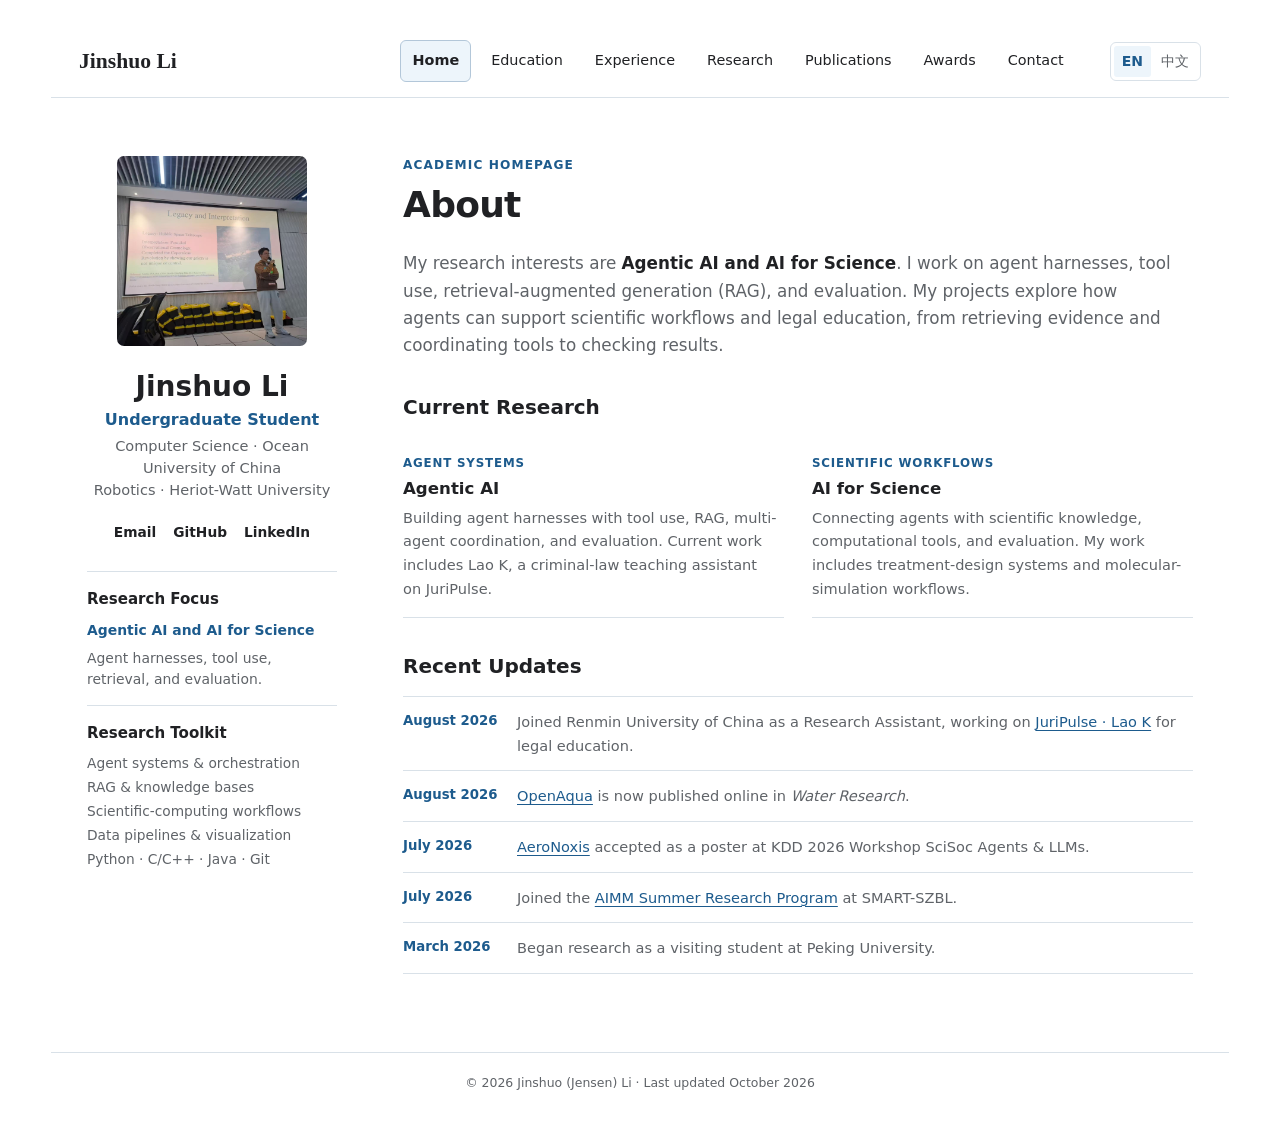
<file: index.html>
<!DOCTYPE html>
<html lang="en">
<head>
    <meta charset="UTF-8">
    <meta name="viewport" content="width=device-width, initial-scale=1.0">
    <meta name="description" content="Jinshuo (Jensen) Li works on Agentic AI and AI for Science, focusing on agent harnesses, tool use, RAG, and evaluation for scientific workflows and legal education.">
    <meta name="theme-color" content="#ffffff">
    <link rel="canonical" href="https://jinshuoli-jensen.github.io/JinshuoLi-Jensen/">
    <meta property="og:type" content="website">
    <meta property="og:title" content="Jinshuo Li | Agentic AI and AI for Science">
    <meta property="og:description" content="Jinshuo (Jensen) Li works on Agentic AI and AI for Science, focusing on agent harnesses, tool use, RAG, and evaluation for scientific workflows and legal education.">
    <meta property="og:url" content="https://jinshuoli-jensen.github.io/JinshuoLi-Jensen/">
    <meta property="og:image" content="https://jinshuoli-jensen.github.io/JinshuoLi-Jensen/img/og.png">
    <meta property="og:image:width" content="1536">
    <meta property="og:image:height" content="1024">
    <meta property="og:image:alt" content="Jinshuo Li — Harness Engineering for AI Co-Scientists">
    <meta name="twitter:card" content="summary_large_image">
    <title>Jinshuo Li | Academic Homepage</title>
    <link rel="stylesheet" href="site.css?v=20260908-mobile">
</head>
<body
    class="theme-research-first"
    data-asset-prefix=""
    data-footer-copy="© 2026 Jinshuo (Jensen) Li · Last updated October 2026"
>
    <div id="app"></div>
    <noscript>Please enable JavaScript to view this homepage. 请开启 JavaScript 以浏览主页。</noscript>
    <script src="site.js?v=20261026-yi-isaac-yang"></script>
</body>
</html>
</file>
<file: site.css>
:root {
    --page: #f5f5f4;
    --surface: #ffffff;
    --ink: #252525;
    --muted: #6a6a67;
    --accent: #9b6b42;
    --accent-strong: #754a29;
    --accent-soft: #f6efe7;
    --panel: #f7f7f5;
    --line: #deded9;
    --frame: transparent;
    --shadow: none;
    --serif: Georgia, "Times New Roman", serif;
    --sans: Inter, "Source Sans 3", system-ui, -apple-system, BlinkMacSystemFont, "Segoe UI", sans-serif;
}

*, *::before, *::after { box-sizing: border-box; }

html { min-width: 320px; -webkit-text-size-adjust: 100%; text-size-adjust: 100%; }

body {
    min-height: 100vh;
    margin: 0;
    background: var(--page);
    color: var(--ink);
    font-family: var(--sans);
    font-size: 16px;
    line-height: 1.62;
    -webkit-font-smoothing: antialiased;
}

a {
    color: var(--accent-strong);
    text-decoration-thickness: 1px;
    text-underline-offset: 3px;
}

a:hover { color: var(--ink); }
img { display: block; max-width: 100%; }
h1, h2, h3, p { margin-top: 0; }
h1, h2, h3 { text-wrap: balance; }
p { text-wrap: pretty; }
button, a { -webkit-tap-highlight-color: transparent; }
:focus-visible { outline: 3px solid color-mix(in srgb, var(--accent) 35%, transparent); outline-offset: 3px; }
[hidden] { display: none !important; }

.site-shell {
    width: min(1320px, calc(100% - 48px));
    min-height: calc(100vh - 48px);
    margin: 24px auto;
    overflow: clip;
    border: 1px solid var(--frame);
    border-radius: 12px;
    background: var(--surface);
    box-shadow: var(--shadow);
}

.site-nav {
    position: sticky;
    top: 0;
    z-index: 20;
    border-bottom: 1px solid var(--line);
    background: color-mix(in srgb, var(--surface) 96%, transparent);
    backdrop-filter: blur(12px);
}

.nav-inner {
    width: min(1160px, calc(100% - 56px));
    min-height: 72px;
    margin: 0 auto;
    display: flex;
    align-items: center;
    gap: 34px;
}

.brand {
    flex: 0 0 auto;
    color: var(--ink);
    font-family: var(--serif);
    font-size: 1.35rem;
    font-weight: 700;
    text-decoration: none;
}

.nav-links {
    display: flex;
    flex: 1 1 auto;
    min-width: 0;
    align-items: center;
    justify-content: flex-end;
    gap: 8px;
    overflow-x: auto;
    overscroll-behavior-x: contain;
    white-space: nowrap;
    scrollbar-width: thin;
}

.nav-link {
    flex: 0 0 auto;
    padding: 8px 11px;
    border: 1px solid transparent;
    border-radius: 6px;
    color: var(--ink);
    font-size: 0.9rem;
    font-weight: 500;
    text-decoration: none;
}

.nav-link:hover {
    border-color: var(--line);
    color: var(--accent-strong);
}

.nav-link[aria-current="page"] {
    border-color: color-mix(in srgb, var(--accent) 22%, var(--line));
    background: var(--accent-soft);
    color: var(--ink);
    font-weight: 650;
}

.language-switch {
    display: flex;
    flex: 0 0 auto;
    gap: 2px;
    padding: 3px;
    border: 1px solid var(--line);
    border-radius: 6px;
}

.language-switch button {
    padding: 5px 8px;
    border: 0;
    border-radius: 3px;
    background: transparent;
    color: var(--muted);
    font: inherit;
    font-size: 0.875rem;
    line-height: 1.5;
    cursor: pointer;
    white-space: nowrap;
}

.language-switch button[aria-pressed="true"] {
    background: var(--accent-soft);
    color: var(--accent-strong);
    font-weight: 650;
}

html:lang(zh-CN) {
    --sans: "PingFang SC", "Microsoft YaHei", "Noto Sans CJK SC", system-ui, sans-serif;
}

html:lang(zh-CN) .home-intro,
html:lang(zh-CN) .lead,
html:lang(zh-CN) .experience-detail,
html:lang(zh-CN) .research-card p,
html:lang(zh-CN) .publication-card p { line-height: 1.85; }

html:lang(zh-CN) .eyebrow,
html:lang(zh-CN) .card-domain,
html:lang(zh-CN) .quick-label { letter-spacing: 0.025em; }

.publication-card h3 { overflow-wrap: anywhere; text-wrap: pretty; }
.paper-authors { line-height: 1.6; }
.paper-authors strong { color: var(--ink); }
.paper-links a { font-weight: 650; }

.profile-layout {
    width: min(1160px, calc(100% - 72px));
    margin: 0 auto;
    padding: 58px 0 78px;
    display: grid;
    grid-template-columns: 300px minmax(0, 1fr);
    gap: 76px;
    align-items: start;
}

.profile-column {
    min-width: 0;
    position: sticky;
    top: 104px;
    align-self: start;
}

.portrait {
    width: 214px;
    aspect-ratio: 1;
    margin: 0 auto 25px;
    border: 5px solid var(--surface);
    border-radius: 50%;
    object-fit: cover;
    box-shadow: 0 8px 24px rgba(34, 34, 34, 0.12);
}

.profile-name {
    margin-bottom: 5px;
    font-family: var(--serif);
    font-size: clamp(1.9rem, 3vw, 2.1rem);
    line-height: 1.12;
    text-align: center;
}

.profile-role {
    margin-bottom: 2px;
    color: var(--accent-strong);
    font-weight: 650;
    text-align: center;
}

.profile-school {
    margin-bottom: 20px;
    color: var(--muted);
    font-size: 0.91rem;
    line-height: 1.5;
    text-align: center;
}

.profile-links {
    display: flex;
    justify-content: center;
    gap: 17px;
    margin-bottom: 28px;
    flex-wrap: wrap;
}

.profile-links a {
    color: var(--ink);
    font-size: 0.86rem;
    font-weight: 650;
    text-decoration: none;
}

.profile-links a:hover { color: var(--accent-strong); text-decoration: underline; }

.profile-panels { display: grid; gap: 13px; }

.profile-panel {
    padding: 17px 18px;
    border: 1px solid var(--line);
    border-radius: 7px;
    background: var(--panel);
}

.profile-panel h2 {
    margin-bottom: 9px;
    font-family: var(--sans);
    font-size: 0.94rem;
    font-weight: 750;
}

.profile-panel p {
    margin-bottom: 7px;
    color: var(--muted);
    font-size: 0.87rem;
    line-height: 1.5;
}

.profile-panel p:last-child { margin-bottom: 0; }
.focus-name { color: var(--accent-strong) !important; font-weight: 650; }
.compact-list { display: grid; gap: 4px; color: var(--muted); font-size: 0.86rem; line-height: 1.45; }

.main-column {
    min-width: 0;
    min-height: 630px;
}

.page-panel { animation: panel-in 180ms ease-out; }

@keyframes panel-in {
    from { opacity: 0; transform: translateY(4px); }
    to { opacity: 1; transform: translateY(0); }
}

.eyebrow {
    margin-bottom: 8px;
    color: var(--accent-strong);
    font-size: 0.76rem;
    font-weight: 750;
    letter-spacing: 0.09em;
    text-transform: uppercase;
}

.page-title {
    margin-bottom: 25px;
    font-family: var(--serif);
    font-size: clamp(1.85rem, 4vw, 2.45rem);
    line-height: 1.16;
}

.page-title::after {
    content: "";
    display: block;
    width: 70px;
    height: 2px;
    margin-top: 11px;
    background: var(--accent);
}

.lead {
    max-width: 760px;
    margin-bottom: 28px;
    color: var(--muted);
    font-size: 1.06rem;
}

.subheading {
    margin: 36px 0 17px;
    font-family: var(--serif);
    font-size: 1.4rem;
    line-height: 1.25;
}

.subheading:first-child { margin-top: 0; }

.coursework-table {
    width: 100%;
    border-collapse: collapse;
    font-size: 0.95rem;
    line-height: 1.6;
}

.coursework-table th,
.coursework-table td {
    padding: 13px 0;
    border-bottom: 1px solid var(--line);
    text-align: left;
    vertical-align: top;
}

.coursework-table thead th {
    color: var(--muted);
    font-size: 0.875rem;
    font-weight: 600;
}

.coursework-table th[scope="row"] { padding-right: 20px; font-weight: 500; }
.coursework-table th:last-child,
.coursework-table td { width: 96px; text-align: right; white-space: nowrap; }
.coursework-table td { font-variant-numeric: tabular-nums; }
.coursework-table td strong { color: var(--accent-strong); font-weight: 700; }
.coursework-table td span { color: var(--muted); font-size: 0.875rem; }

.home-intro {
    max-width: 770px;
    margin-bottom: 31px;
    color: var(--muted);
    font-size: 1.05rem;
}

.home-intro strong { color: var(--ink); }

.quick-grid,
.research-list,
.publication-list,
.award-list,
.education-list {
    display: grid;
    gap: 14px;
}

.quick-grid { grid-template-columns: repeat(2, minmax(0, 1fr)); }
.award-list { grid-template-columns: repeat(2, minmax(0, 1fr)); }

.quick-card,
.research-card,
.publication-card,
.award-card,
.contact-card {
    padding: 19px 21px;
    border: 1px solid var(--line);
    border-radius: 8px;
    background: var(--panel);
}

.quick-card:first-child,
.research-card.featured { border-left: 4px solid var(--accent); }

.quick-label,
.card-domain,
.award-year {
    display: block;
    margin-bottom: 5px;
    color: var(--accent-strong);
    font-size: 0.74rem;
    font-weight: 750;
    letter-spacing: 0.07em;
    text-transform: uppercase;
}

.quick-card h3,
.research-card h3,
.publication-card h3,
.award-card h3 {
    margin-bottom: 5px;
    font-size: 1.04rem;
    line-height: 1.35;
}

.quick-card p,
.research-card p,
.publication-card p,
.award-card p {
    margin-bottom: 7px;
    color: var(--muted);
    font-size: 0.91rem;
}

.quick-card p:last-child,
.research-card p:last-child,
.publication-card p:last-child,
.award-card p:last-child { margin-bottom: 0; }

.card-status {
    color: var(--accent-strong) !important;
    font-size: 0.87rem !important;
    font-weight: 650;
}

.contribution { color: var(--ink) !important; }

.updates { border-top: 1px solid var(--line); }

.update-item {
    display: grid;
    grid-template-columns: 96px minmax(0, 1fr);
    gap: 18px;
    padding: 13px 0;
    border-bottom: 1px solid var(--line);
}

.update-item time {
    color: var(--accent-strong);
    font-size: 0.83rem;
    font-weight: 750;
}

.update-item p { margin-bottom: 0; color: var(--muted); font-size: 0.91rem; }

.education-item {
    display: grid;
    grid-template-columns: 64px minmax(0, 1fr);
    gap: 18px;
    align-items: center;
    padding: 18px 0;
    border-bottom: 1px solid var(--line);
}

.education-item:first-child { padding-top: 0; }

.institution-logo {
    width: 64px;
    height: 64px;
    padding: 6px;
    border: 1px solid var(--line);
    border-radius: 7px;
    background: var(--surface);
    object-fit: contain;
}

.education-item h3 { margin-bottom: 2px; font-size: 1.06rem; }
.degree { margin-bottom: 1px; color: var(--muted); }
.date-line { margin-bottom: 0; color: var(--accent-strong); font-size: 0.88rem; font-weight: 650; }

.timeline {
    margin-left: 7px;
    border-left: 2px solid color-mix(in srgb, var(--accent) 60%, var(--line));
}

.experience-item {
    position: relative;
    padding: 0 0 32px 29px;
}

.experience-item:last-child { padding-bottom: 0; }

.experience-item::before {
    content: "";
    position: absolute;
    top: 7px;
    left: -7px;
    width: 12px;
    height: 12px;
    border: 3px solid var(--surface);
    border-radius: 50%;
    background: var(--accent);
    box-shadow: 0 0 0 1px var(--accent);
}

.experience-item h3 { margin-bottom: 2px; font-size: 1.07rem; line-height: 1.35; }
.experience-role { margin-bottom: 1px; color: var(--muted); }
.experience-date { margin-bottom: 7px; color: var(--accent-strong); font-size: 0.87rem; font-weight: 650; }
.experience-detail { max-width: 760px; margin-bottom: 0; color: var(--muted); font-size: 0.92rem; }

.contact-card p { margin-bottom: 14px; color: var(--muted); }
.contact-links { display: flex; flex-wrap: wrap; gap: 20px; }
.contact-links a { font-weight: 650; }
.profile-identity,
.profile-panels,
.education-item > div { min-width: 0; }
.main-column a,
.education-item h3 { overflow-wrap: anywhere; }

.footer {
    padding: 20px 28px;
    border-top: 1px solid var(--line);
    color: var(--muted);
    font-size: 0.78rem;
    text-align: center;
}

/* B theme lives before the responsive rules so desktop values cannot override mobile. */
:where(.theme-research-first) {
    --page: #ffffff;
    --surface: #ffffff;
    --ink: #202124;
    --muted: #5f6368;
    --accent: #2b6da4;
    --accent-strong: #1d5b8d;
    --accent-soft: #edf5fb;
    --panel: #ffffff;
    --line: #d9e1e8;
    --serif: Georgia, "Times New Roman", serif;
}

:where(.theme-research-first) .site-shell { width: min(1180px, calc(100% - 40px)); }
:where(.theme-research-first) .profile-layout { grid-template-columns: 250px minmax(0, 1fr); gap: 66px; }
:where(.theme-research-first) .portrait { width: 190px; border: 0; border-radius: 7px; box-shadow: none; }
:where(.theme-research-first) .profile-name { font-family: var(--sans); font-size: 1.75rem; }
:where(.theme-research-first) .profile-panels { grid-template-columns: 1fr; gap: 0; }
:where(.theme-research-first) .profile-panel { padding: 15px 0; border: 0; border-top: 1px solid var(--line); border-radius: 0; background: transparent; }
:where(.theme-research-first) .page-title { font-family: var(--sans); font-size: clamp(1.8rem, 4vw, 2.25rem); font-weight: 720; letter-spacing: -0.02em; }
:where(.theme-research-first) .page-title::after { display: none; }
:where(.theme-research-first) .subheading { font-family: var(--sans); font-size: 1.25rem; }
:where(.theme-research-first) .quick-card,
:where(.theme-research-first) .research-card,
:where(.theme-research-first) .publication-card,
:where(.theme-research-first) .award-card,
:where(.theme-research-first) .contact-card { padding: 17px 0; border: 0; border-bottom: 1px solid var(--line); border-radius: 0; background: transparent; }
:where(.theme-research-first) .quick-card:first-child,
:where(.theme-research-first) .research-card.featured { border-left: 0; }
:where(.theme-research-first) .quick-grid { gap: 28px; }
:where(.theme-research-first) .publication-card h3,
:where(.theme-research-first) .research-card h3 { font-size: 1.1rem; }

@media (max-width: 980px) {
    .nav-inner { width: calc(100% - 36px); gap: 22px; }
    .nav-links { justify-content: flex-start; }
    .profile-layout { width: calc(100% - 48px); grid-template-columns: 245px minmax(0, 1fr); gap: 46px; }
    .portrait { width: 182px; }
    .quick-grid, .award-list { grid-template-columns: 1fr; }
    :where(.theme-research-first) .profile-layout { grid-template-columns: 230px minmax(0, 1fr); gap: 42px; }
}

@media (max-width: 740px) {
    .site-shell { width: 100%; min-height: 100vh; margin: 0; overflow: visible; border: 0; border-radius: 0; box-shadow: none; }
    .site-nav { padding-top: env(safe-area-inset-top, 0px); }
    .nav-inner {
        width: 100%; min-height: 0; padding: 8px max(16px, env(safe-area-inset-right, 0px)) 0 max(16px, env(safe-area-inset-left, 0px));
        display: grid; grid-template-columns: minmax(0, 1fr) auto; gap: 5px 12px;
    }
    .brand { display: block; font-family: var(--sans); font-size: 1.05rem; }
    .language-switch { grid-column: 2; grid-row: 1; }
    .language-switch button { min-height: 34px; }
    .nav-links { grid-column: 1 / -1; grid-row: 2; width: 100%; gap: 4px; padding: 2px 0 8px; }
    .nav-link { min-height: 44px; padding: 10px 12px; font-size: 0.9rem; }
    .profile-layout {
        width: 100%; padding: 24px max(16px, env(safe-area-inset-right, 0px)) 40px max(16px, env(safe-area-inset-left, 0px));
        grid-template-columns: minmax(0, 1fr); grid-template-areas: "identity" "main" "toolkit"; gap: 28px;
    }
    .profile-column { display: contents; position: static; }
    .profile-identity {
        grid-area: identity; display: grid; grid-template-columns: 88px minmax(0, 1fr); column-gap: 16px;
        padding-bottom: 20px; border-bottom: 1px solid var(--line); align-items: start;
    }
    .portrait { grid-column: 1; grid-row: 1 / 4; width: 88px; margin: 0; }
    .profile-name { grid-column: 2; margin-bottom: 4px; font-size: 1.5rem; text-align: left; }
    .profile-role { grid-column: 2; font-size: 0.9rem; text-align: left; }
    .profile-school { grid-column: 2; margin: 5px 0 0; font-size: 0.875rem; text-align: left; }
    .profile-links { grid-column: 1 / -1; justify-content: flex-start; gap: 10px 20px; margin: 12px 0 0; }
    .profile-links a { min-height: 36px; display: inline-flex; align-items: center; }
    .profile-panels { grid-area: toolkit; grid-template-columns: 1fr; gap: 0; }
    .main-column { grid-area: main; min-height: 0; width: 100%; }
    .page-title { margin-bottom: 18px; }
    .home-intro, .lead { font-size: 1rem; line-height: 1.7; }
    .education-item { align-items: start; }
    .footer { padding-bottom: max(20px, env(safe-area-inset-bottom, 0px)); }
}

@media (max-width: 520px) {
    .profile-panels { grid-template-columns: 1fr; }
    .education-item { grid-template-columns: 52px minmax(0, 1fr); gap: 14px; }
    .institution-logo { width: 52px; height: 52px; }
    .update-item { grid-template-columns: 1fr; gap: 3px; }
}

@media (prefers-reduced-motion: reduce) {
    .page-panel { animation: none; }
}
</file>
